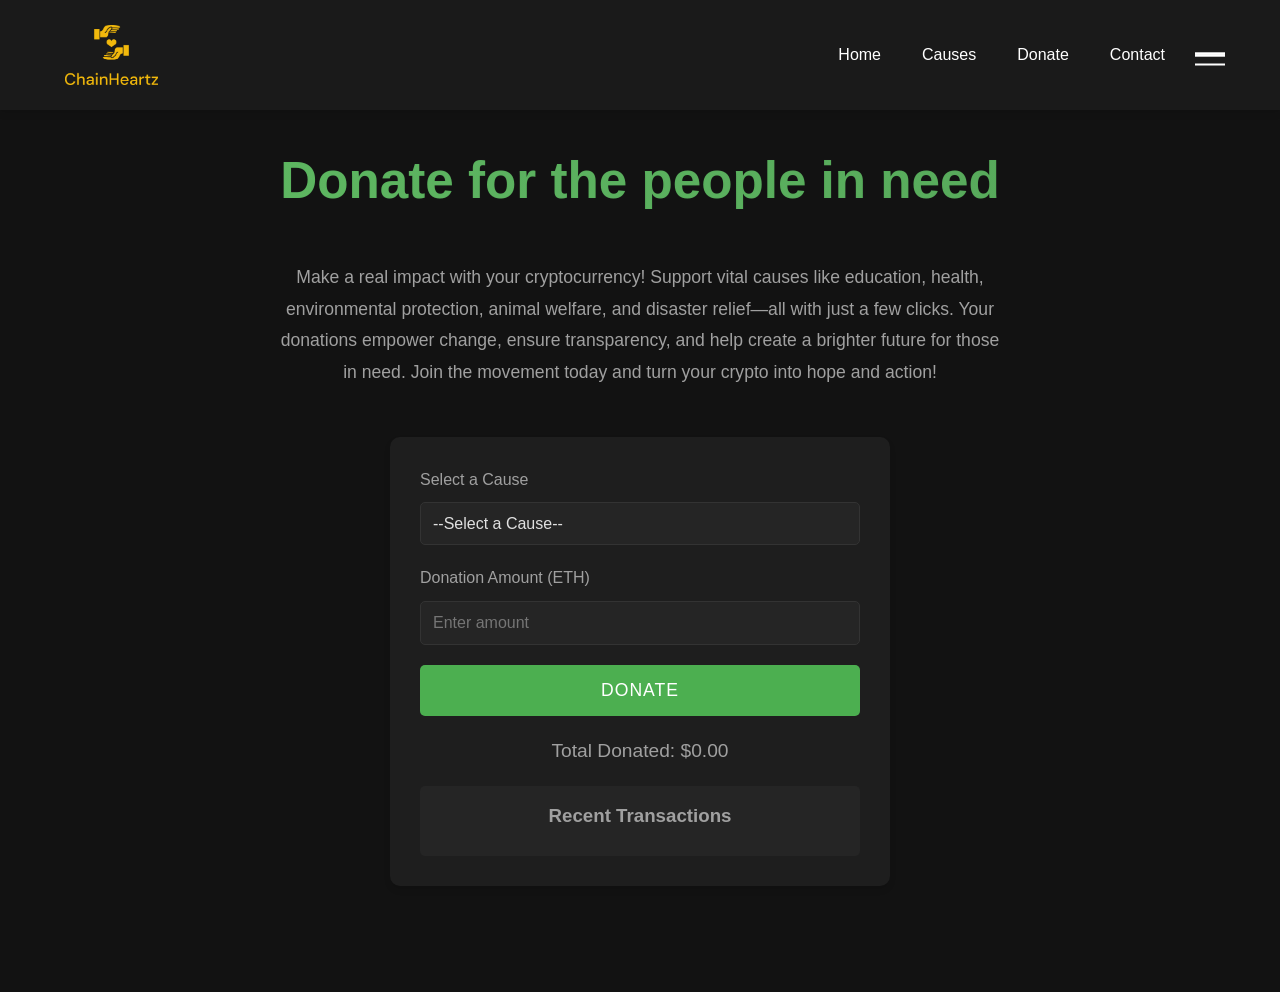
<file: index.html>
<!DOCTYPE html>
<html lang="en">
<head>
    <meta charset="UTF-8">
    <meta name="viewport" content="width=device-width, initial-scale=1.0">
    <title>ChainHeartz</title>
    <link href="styles.css" rel="stylesheet">
</head>
<body>
    <header class="header">
        <nav class="nav">
            <div class="logo-container">
                <img src="media/Logo.png" alt="ChainHeartz" class="logo">
            </div>
            
            <div class="nav-links">
                <a href="#home">Home</a>
                <a href="causes.html">Causes</a>
                <a href="#donate">Donate</a>
                <a href="#contact">Contact</a>
            </div>
            
            <button class="hamburger-menu">
                <div class="hamburger-icon">
                    <span class="hamburger-line"></span>
                    <span class="hamburger-line"></span>
                    <span class="hamburger-line"></span>
                </div>
            </button>
        </nav>
    </header>

    <div class="modal" id="passwordModal">
        <div class="modal-content">
            <div class="modal-header">
                <h2>Enter Owner Password</h2>
                <button class="close-button" onclick="closePasswordModal()">&times;</button>
            </div>
            <div class="modal-body">
                <div class="password-input-container">
                    <div class="input-icon-wrapper">
                        <input 
                            type="password" 
                            id="ownerPassword" 
                            placeholder="Enter your password"
                            class="styled-input"
                        >
                        <span class="lock-icon">🔒</span>
                    </div>
                    <button class="submit-button" onclick="verifyPassword()">
                        <span class="button-text">Verify Access</span>
                        <span class="button-icon">→</span>
                    </button>
                </div>
                <p class="security-note">Please enter your owner password to access withdrawal functions.</p>
            </div>
        </div>
    </div>


    <div class="modal" id="withdrawModal">
        <div class="modal-content">
            <div class="modal-header">
                <h2>Withdraw Funds</h2>
                <button class="close-button" onclick="closeWithdrawModal()">&times;</button>
            </div>
            <div class="modal-body">
                <p>Current Balance: $<span id="currentBalance">0.00</span></p>
                <button class="modal-button" onclick="withdrawFunds()">Withdraw All Funds</button>
            </div>
        </div>
    </div>

    <main class="container">
        <h1 class="hero-heading">Donate for the people in need</h1>
        <p class="intro-text">Make a real impact with your cryptocurrency! Support vital causes like education, health, environmental protection, animal welfare, and disaster relief—all with just a few clicks. Your donations empower change, ensure transparency, and help create a brighter future for those in need. Join the movement today and turn your crypto into hope and action!</p>
        <div class="donation-card">
            <div class="form-group">
                <label for="causeSelect">Select a Cause</label>
                <select id="causeSelect" required>
                    <option value="">--Select a Cause--</option>
                    <option value="Education">Education</option>
                    <option value="Health">Health</option>
                    <option value="Environment">Environment</option>
                    <option value="Animal Welfare">Animal Welfare</option>
                    <option value="Natural Disaster Relief">Natural Disaster Relief</option>
                </select>
            </div>
            
            <div class="form-group">
                <label for="donationAmount">Donation Amount (ETH)</label>
                <input type="number" id="donationAmount" placeholder="Enter amount" min="0.1" step="0.01" required>
            </div>
            
            <button class="donate-btn" onclick="donate()">Donate</button>
            
            <div id="totalDonated" class="total-donated">Total Donated: $0.00</div>
            
            <div class="transaction-log">
                <h3>Recent Transactions</h3>
                <div id="transactionList"></div>
            </div>
        </div>
    </main>

    <div class="loading-overlay" id="loadingOverlay">
        <div class="spinner"></div>
        <p>Processing donation...</p>
    </div>
    
    <div class="modal" id="thankYouModal">
        <div class="modal-content">
            <div class="modal-header">
                <h2>Thank You for Your Donation!</h2>
                <button class="close-button" onclick="closeModal()">&times;</button>
            </div>
            <div class="modal-body">
                <p id="modalMessage"></p>
                <p id="transactionCode" class="transaction-code"></p>
            </div>
            <button class="modal-button" onclick="closeModal()">Close</button>
        </div>
    </div>

    <footer>
        <p>&copy; 2024 Crypto Donation Platform. All rights reserved.</p>
    </footer>

    <script src="script.js"></script>
</body>
</html>
</file>
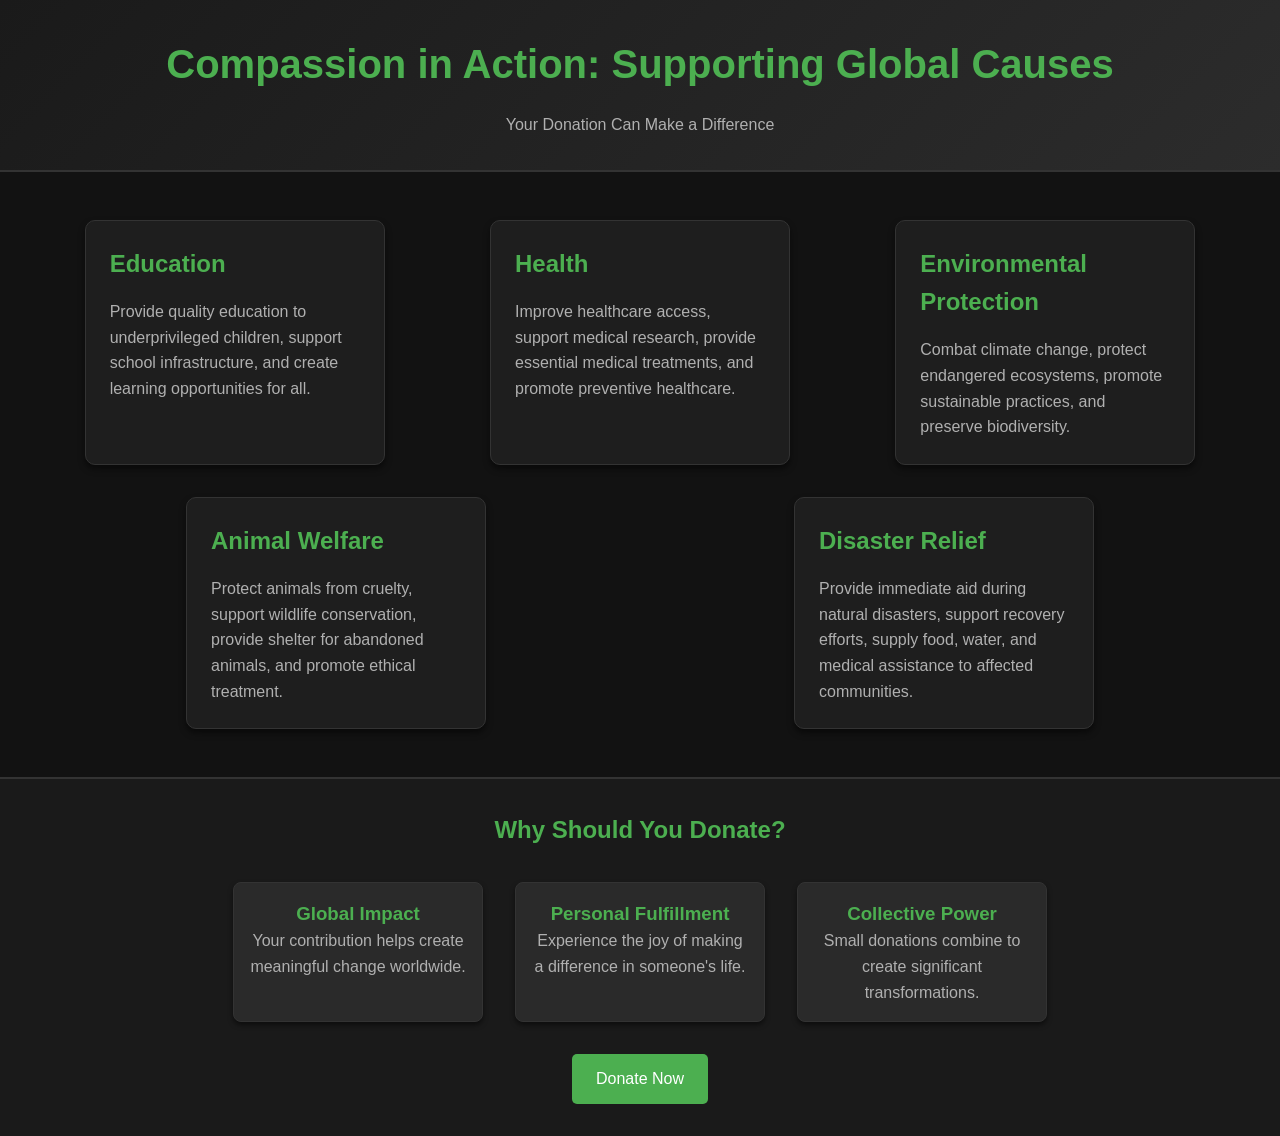
<file: causes.html>
<!DOCTYPE html>
<html lang="en">
<head>
    <meta charset="UTF-8">
    <meta name="viewport" content="width=device-width, initial-scale=1.0">
    <title>Compassion in Action: Supporting Global Causes</title>
    <style>
        /* Dark Theme Global Styles */
        * {
            margin: 0;
            padding: 0;
            box-sizing: border-box;
        }

        body {
            font-family: 'Arial', sans-serif;
            line-height: 1.6;
            background-color: #121212;
            color: #e0e0e0;
        }

        /* Header Styles */
        .header {
            background: linear-gradient(135deg, #1a1a1a, #2c2c2c);
            color: #ffffff;
            text-align: center;
            padding: 2rem;
            border-bottom: 2px solid #333;
        }

        .header h1 {
            font-size: 2.5rem;
            margin-bottom: 1rem;
            color: #4CAF50;
        }

        /* Cause Sections */
        .causes-container {
            display: flex;
            flex-wrap: wrap;
            justify-content: space-around;
            padding: 2rem;
        }

        .cause-card {
            background-color: #1e1e1e;
            border-radius: 10px;
            box-shadow: 0 4px 6px rgba(0,0,0,0.5);
            margin: 1rem;
            padding: 1.5rem;
            width: 300px;
            transition: transform 0.3s ease;
            border: 1px solid #333;
        }

        .cause-card:hover {
            transform: scale(1.05);
            background-color: #2a2a2a;
        }

        .cause-card h2 {
            color: #4CAF50;
            margin-bottom: 1rem;
        }

        /* Donation Section */
        .donation-section {
            background-color: #1a1a1a;
            text-align: center;
            padding: 2rem;
            border-top: 2px solid #333;
        }

        .donation-section h2 {
            color: #4CAF50;
            margin-bottom: 1rem;
        }

        .donation-reasons {
            display: flex;
            justify-content: center;
            flex-wrap: wrap;
        }

        .reason-card {
            background-color: #2a2a2a;
            border-radius: 8px;
            margin: 1rem;
            padding: 1rem;
            width: 250px;
            box-shadow: 0 3px 5px rgba(0,0,0,0.5);
            border: 1px solid #333;
        }

        /* Button Styles */
        .donate-button {
            background-color: #4CAF50;
            color: white;
            border: none;
            padding: 12px 24px;
            border-radius: 5px;
            cursor: pointer;
            transition: all 0.3s ease;
            font-size: 1rem;
            text-decoration: none;
            display: inline-block;
            margin-top: 1rem;
        }

        .donate-button:hover {
            background-color: #45a049;
            transform: scale(1.05);
        }

        /* Responsive Design */
        @media (max-width: 768px) {
            .causes-container, .donation-reasons {
                flex-direction: column;
                align-items: center;
            }
        }

        /* Text Styles */
        p {
            color: #b0b0b0;
        }

        h3 {
            color: #4CAF50;
        }
    </style>
</head>
<body>
    <!-- Header Section -->
    <header class="header">
        <h1>Compassion in Action: Supporting Global Causes</h1>
        <p>Your Donation Can Make a Difference</p>
    </header>

    <!-- Causes Section -->
    <div class="causes-container">
        <!-- Education Cause -->
        <div class="cause-card">
            <h2>Education</h2>
            <p>Provide quality education to underprivileged children, support school infrastructure, and create learning opportunities for all.</p>
        </div>

        <!-- Health Cause -->
        <div class="cause-card">
            <h2>Health</h2>
            <p>Improve healthcare access, support medical research, provide essential medical treatments, and promote preventive healthcare.</p>
        </div>

        <!-- Environmental Protection -->
        <div class="cause-card">
            <h2>Environmental Protection</h2>
            <p>Combat climate change, protect endangered ecosystems, promote sustainable practices, and preserve biodiversity.</p>
        </div>

        <!-- Animal Welfare -->
        <div class="cause-card">
            <h2>Animal Welfare</h2>
            <p>Protect animals from cruelty, support wildlife conservation, provide shelter for abandoned animals, and promote ethical treatment.</p>
        </div>

        <!-- Disaster Relief -->
        <div class="cause-card">
            <h2>Disaster Relief</h2>
            <p>Provide immediate aid during natural disasters, support recovery efforts, supply food, water, and medical assistance to affected communities.</p>
        </div>
    </div>

    <!-- Donation Section -->
    <section class="donation-section">
        <h2>Why Should You Donate?</h2>
        <div class="donation-reasons">
            <div class="reason-card">
                <h3>Global Impact</h3>
                <p>Your contribution helps create meaningful change worldwide.</p>
            </div>
            <div class="reason-card">
                <h3>Personal Fulfillment</h3>
                <p>Experience the joy of making a difference in someone's life.</p>
            </div>
            <div class="reason-card">
                <h3>Collective Power</h3>
                <p>Small donations combine to create significant transformations.</p>
            </div>
        </div>
        <a href="index.html" class="donate-button">Donate Now</a>
    </section>
</body>
</html>
</file>
<file: styles.css>
:root {
    --bg-dark: #121212;
    --card-dark: #1E1E1E;
    --text-primary: #E0E0E0;
    --text-secondary: #A0A0A0;
    --accent-color: #4CAF50;
    --hover-color: #45a049;
    --nav-spacing: 25px;
}

/* Base Styles */
* {
    margin: 0;
    padding: 0;
    box-sizing: border-box;
}

html, body {
    height: 100%;
    width: 100%;
    overflow-x: hidden;
}

body {
    font-family: 'Arial', sans-serif;
    background-color: var(--bg-dark);
    color: var(--text-primary);
    line-height: 1.6;
    display: flex;
    flex-direction: column;
    min-height: 100vh;
}

/* Header and Navigation */
.header {
    background-color: #1a1a1a;
    padding: var(--nav-spacing) 0;
    width: 100%;
    position: fixed;
    top: 0;
    left: 0;
    right: 0;
    z-index: 100;
    box-shadow: 0 2px 8px rgba(0, 0, 0, 0.15);
}

.nav {
    max-width: 1200px;
    margin: 0 auto;
    display: flex;
    justify-content: space-between;
    align-items: center;
    position: relative;
}

/* Logo Styles with Updated Margin */
.logo-container {
    height: 60px;
    display: flex;
    align-items: center;
    margin-left: var(--nav-spacing);
}

.logo {
    height: 100%;
    width: auto;
}

/* Navigation Links with Updated Margins */
.nav-links {
    display: flex;
    gap: var(--nav-spacing);
    align-items: center;
}

.nav-links a {
    color: #ffffff;
    text-decoration: none;
    font-size: 1rem;
    transition: color 0.3s ease;
    padding: 0.5rem;
}

.nav-links a:last-child {
    margin-right: var(--nav-spacing);
}

.nav-links a:hover {
    color: var(--accent-color);
}

/* Hamburger Menu */
.hamburger-menu {
    display: block;
    background: transparent;
    border: none;
    cursor: pointer;
    padding: var(--nav-spacing) var(--nav-spacing) 0 var(--nav-spacing);
    position: absolute;
    right: 0;
    top: 50%;
    transform: translateY(-50%);
    width: 30px;
    height: 24px;
    z-index: 101;
}

.hamburger-icon {
    width: 100%;
    height: 100%;
    position: relative;
    display: flex;
    flex-direction: column;
    justify-content: space-between;
}

.hamburger-line {
    display: block;
    width: 100%;
    height: 2px;
    background-color: #ffffff;
    position: absolute;
    transition: all 0.3s ease;
}

.hamburger-line:nth-child(1) {
    top: 0;
}

.hamburger-line:nth-child(2) {
    top: 11px;
}

.hamburger-line:nth-child(3) {
    bottom: 0;
}

/* Hamburger Animation States */
.hamburger-menu:hover .hamburger-line {
    background-color: var(--accent-color);
}

.hamburger-menu.active .hamburger-line:nth-child(1) {
    transform: translateY(11px) rotate(45deg);
}

.hamburger-menu.active .hamburger-line:nth-child(2) {
    opacity: 0;
}

.hamburger-menu.active .hamburger-line:nth-child(3) {
    transform: translateY(-11px) rotate(-45deg);
}

/* Container */
.container {
    width: 100%;
    max-width: 800px;
    margin: 0 auto;
    padding: 20px;
    flex-grow: 1;
}

.hamburger-menu:hover .hamburger-line {
    background-color: #4CAF50;
}

/* Hamburger Animation */
.hamburger-menu.active .hamburger-line:nth-child(1) {
    transform: translateY(8px) rotate(45deg);
}

.hamburger-menu.active .hamburger-line:nth-child(2) {
    opacity: 0;
}

.hamburger-menu.active .hamburger-line:nth-child(3) {
    transform: translateY(-8px) rotate(-45deg);
}

/* Responsive Adjustments */
@media screen and (max-width: 768px) {
    .hero-heading {
        font-size: 2.4rem;
        margin: 100px auto 30px;
        padding: 0 20px;
    }

    .hero-heading::after {
        width: 80px;
    }

    @keyframes lineAppear {
        to {
            opacity: 1;
            width: 150px;
        }
    }
}
/* Navigation Links with Updated Spacing */
.nav-links {
    display: flex;
    gap: var(--nav-spacing);
    align-items: center;
    margin-right: var(--nav-spacing);
}

.nav-links a {
    color: #ffffff;
    text-decoration: none;
    font-size: 1rem;
    transition: color 0.3s ease;
    padding: 0.5rem;
}

.nav-links a:last-child {
    padding-right: var(--nav-spacing);
}

.nav-links a:hover {
    color: var(--accent-color);
}

/* Hero Heading with Improved Visibility */
.hero-heading {
    text-align: center;
    font-size: 3.2rem;
    font-weight: 700;
    margin: 120px auto 40px;
    max-width: 800px;
    position: relative;
    background: linear-gradient(45deg, #4CAF50, #45a049);
    -webkit-background-clip: text;
    background-clip: text;
    color: transparent;
    opacity: 1;
    text-shadow: 0 0 1px rgba(255, 255, 255, 0.1);
    transform: translateY(20px);
    animation: headingAppear 1s ease forwards;
    padding: 0 20px;
}

.hero-heading::after {
    content: '';
    position: absolute;
    bottom: -10px;
    left: 50%;
    transform: translateX(-50%);
    width: 100px;
    height: 4px;
    background: linear-gradient(90deg, #4CAF50, #45a049);
    border-radius: 2px;
    opacity: 0;
    animation: lineAppear 1s ease forwards 0.5s;
}

/* Heading Animation */
@keyframes headingAppear {
    to {
        opacity: 1;
        transform: translateY(0);
    }
}

/* Intro Text Styles */
.intro-text {
    color: var(--text-secondary);
    font-size: 1.1rem;
    line-height: 1.8;
    margin: 2rem auto 3rem;
    max-width: 800px;
    text-align: center;
    padding: 0 20px;
    animation: fadeIn 0.8s ease-out;
}

/* Modal Base Styles */
.modal {
    display: none;
    position: fixed;
    top: 0;
    left: 0;
    width: 100%;
    height: 100%;
    background: rgba(0, 0, 0, 0.85);
    z-index: 1000;
    -webkit-backdrop-filter: blur(5px);
    backdrop-filter: blur(5px);
}

.modal.active {
    display: flex;
    justify-content: center;
    align-items: center;
    animation: modalFade 0.3s ease-out;
}

.modal-content {
    background: var(--card-dark);
    border-radius: 12px;
    padding: 2rem;
    width: 90%;
    max-width: 420px;
    box-shadow: 0 8px 32px rgba(0, 0, 0, 0.3);
    transform: translateY(0);
    transition: transform 0.3s ease;
}

/* Modal Header */
.modal-header {
    display: flex;
    justify-content: space-between;
    align-items: center;
    margin-bottom: 1.5rem;
    padding-bottom: 1rem;
    border-bottom: 1px solid rgba(255, 255, 255, 0.1);
}

.modal-header h2 {
    color: var(--text-primary);
    font-size: 1.5rem;
    font-weight: 600;
    margin: 0;
}

.close-button {
    background: none;
    border: none;
    color: var(--text-secondary);
    font-size: 1.5rem;
    cursor: pointer;
    padding: 0.5rem;
    transition: color 0.3s ease;
}

.close-button:hover {
    color: var(--accent-color);
}

/* Password Input Styling */
.password-input-container {
    margin: 1.5rem 0;
}

.input-icon-wrapper {
    position: relative;
    margin-bottom: 1rem;
}

.styled-input {
    width: 100%;
    padding: 1rem 1rem 1rem 3rem;
    background: rgba(255, 255, 255, 0.05);
    border: 1px solid rgba(255, 255, 255, 0.1);
    border-radius: 8px;
    color: var(--text-primary);
    font-size: 1rem;
    transition: all 0.3s ease;
}

.styled-input:focus {
    outline: none;
    border-color: var(--accent-color);
    background: rgba(255, 255, 255, 0.08);
    box-shadow: 0 0 0 3px rgba(76, 175, 80, 0.1);
}

.lock-icon {
    position: absolute;
    left: 1rem;
    top: 50%;
    transform: translateY(-50%);
    font-size: 1.2rem;
    color: var(--text-secondary);
}

/* Submit Button */
.submit-button {
    width: 100%;
    padding: 1rem;
    background: var(--accent-color);
    border: none;
    border-radius: 8px;
    color: white;
    font-size: 1rem;
    font-weight: 500;
    cursor: pointer;
    display: flex;
    justify-content: center;
    align-items: center;
    gap: 0.5rem;
    transition: all 0.3s ease;
}

.submit-button:hover {
    background: var(--hover-color);
    transform: translateY(-1px);
}

.button-text {
    margin-right: 0.5rem;
}

.button-icon {
    font-size: 1.2rem;
    transition: transform 0.3s ease;
}

.submit-button:hover .button-icon {
    transform: translateX(4px);
}

/* Security Note */
.security-note {
    color: var(--text-secondary);
    font-size: 0.9rem;
    text-align: center;
    margin-top: 1rem;
}

/* Animations */
@keyframes modalFade {
    from {
        opacity: 0;
        transform: translateY(-20px);
    }
    to {
        opacity: 1;
        transform: translateY(0);
    }
}

@keyframes fadeIn {
    from {
        opacity: 0;
        transform: translateY(10px);
    }
    to {
        opacity: 1;
        transform: translateY(0);
    }
}

/* Responsive Adjustments */
@media screen and (max-width: 480px) {
    .modal-content {
        padding: 1.5rem;
    }

    .modal-header h2 {
        font-size: 1.3rem;
    }

    .styled-input {
        padding: 0.875rem 0.875rem 0.875rem 2.5rem;
    }

    .intro-text {
        font-size: 1rem;
        line-height: 1.6;
        margin: 1.5rem auto 2.5rem;
    }
}
/* Add these styles to the existing CSS in Version 5 */
.donation-card {
    background-color: var(--card-dark);
    border-radius: 10px;
    padding: 30px;
    box-shadow: 0 4px 6px rgba(0,0,0,0.1);
    width: 100%;
    max-width: 500px;
    margin: 0 auto;
}

.form-group {
    margin-bottom: 20px;
}

.form-group label {
    display: block;
    margin-bottom: 10px;
    color: var(--text-secondary);
    font-weight: 500;
}

.form-group select,
.form-group input {
    width: 100%;
    padding: 12px;
    border: 1px solid #333;
    background-color: #252525;
    color: var(--text-primary);
    border-radius: 5px;
    font-size: 1rem;
    -webkit-appearance: none;
    -moz-appearance: none;
    appearance: none;
}

.donate-btn {
    width: 100%;
    padding: 15px;
    background-color: var(--accent-color);
    color: white;
    border: none;
    border-radius: 5px;
    cursor: pointer;
    font-size: 1.1rem;
    transition: background-color 0.3s ease;
    text-transform: uppercase;
    letter-spacing: 1px;
}

.donate-btn:hover {
    background-color: var(--hover-color);
}

.total-donated {
    text-align: center;
    margin-top: 20px;
    font-size: 1.2rem;
    color: var(--text-secondary);
}

.transaction-log {
    background-color: #252525;
    border-radius: 5px;
    margin-top: 20px;
    padding: 15px;
    max-height: 250px;
    overflow-y: auto;
}

.transaction-log h3 {
    text-align: center;
    margin-bottom: 10px;
    color: var(--text-secondary);
}

.transaction-item {
    display: flex;
    justify-content: space-between;
    align-items: center;
    padding: 8px 0;
    border-bottom: 1px solid #333;
    font-size: 0.9rem;
}

.transaction-item:last-child {
    border-bottom: none;
}

.transaction-item .cause {
    color: var(--accent-color);
    max-width: 40%;
    white-space: nowrap;
    overflow: hidden;
    text-overflow: ellipsis;
}

.transaction-item .transaction-details {
    display: flex;
    flex-direction: column;
    align-items: flex-end;
}

.transaction-item .transaction-id {
    color: var(--text-secondary);
    font-size: 0.7rem;
    margin-top: 3px;
}

/* Footer Styles */
footer {
    background-color: var(--card-dark);
    color: var(--text-secondary);
    text-align: center;
    padding: 20px 10px;
    width: 100%;
    margin-top: auto;
}

footer p {
    margin: 10px 0;
}

footer a {
    color: var(--accent-color);
    text-decoration: none;
    margin: 0 10px;
    font-size: 1.2rem;
}

footer a:hover {
    text-decoration: underline;
}

/* Responsive Adjustments */
@media screen and (max-width: 600px) {
    .container {
        padding: 10px;
    }

    .donation-card {
        padding: 20px 15px;
    }

    h1 {
        font-size: 1.5rem;
    }

    .form-group select,
    .form-group input {
        font-size: 0.9rem;
        padding: 10px;
    }

    .donate-btn {
        font-size: 1rem;
    }

    .transaction-item {
        flex-direction: column;
        align-items: flex-start;
    }

    .transaction-item .transaction-details {
        align-items: flex-start;
        margin-top: 5px;
    }
}

/* Accessibility and Touch Improvements */
@media (hover: hover) {
    .donate-btn:hover {
        opacity: 0.9;
    }
}

@media (pointer: coarse) {
    .donate-btn, 
    nav ul li a {
        min-height: 44px;
        min-width: 44px;
        display: flex;
        align-items: center;
        justify-content: center;
    }
}
.loading-overlay {
    display: none;
    position: fixed;
    top: 0;
    left: 0;
    width: 100%;
    height: 100%;
    background: rgba(0, 0, 0, 0.8);
    justify-content: center;
    align-items: center;
    flex-direction: column;
    z-index: 1000;
}

.loading-overlay.active {
    display: flex;
}

.spinner {
    width: 50px;
    height: 50px;
    border: 5px solid var(--text-secondary);
    border-top: 5px solid var(--accent-color);
    border-radius: 50%;
    animation: spin 1s linear infinite;
    margin-bottom: 1rem;
}

.loading-overlay p {
    color: var(--text-primary);
    font-size: 1.2rem;
    margin-top: 1rem;
}

/* Modal Styles */
.modal {
    display: none;
    position: fixed;
    top: 0;
    left: 0;
    width: 100%;
    height: 100%;
    background: rgba(0, 0, 0, 0.8);
    z-index: 1000;
    opacity: 0;
    transition: opacity 0.3s ease;
}

.modal.active {
    display: flex;
    justify-content: center;
    align-items: center;
    opacity: 1;
}

.modal-content {
    background: var(--card-dark);
    border-radius: 10px;
    padding: 2rem;
    max-width: 500px;
    width: 90%;
    transform: scale(0.7);
    transition: transform 0.3s ease;
}

.modal.active .modal-content {
    transform: scale(1);
}

.modal-header {
    display: flex;
    justify-content: space-between;
    align-items: center;
    margin-bottom: 1.5rem;
}

.modal-header h2 {
    color: var(--accent-color);
    margin: 0;
    font-size: 1.8rem;
}

.close-button {
    background: none;
    border: none;
    color: var(--text-secondary);
    font-size: 1.5rem;
    cursor: pointer;
    padding: 0.5rem;
}

.modal-body {
    margin-bottom: 1.5rem;
}

.modal-body p {
    color: var(--text-primary);
    font-size: 1.2rem;
    line-height: 1.6;
    margin-bottom: 1rem;
}

.transaction-code {
    background: rgba(76, 175, 80, 0.1);
    padding: 0.75rem;
    border-radius: 5px;
    font-family: monospace;
    color: var(--accent-color);
}

.modal-button {
    width: 100%;
    padding: 1rem;
    background-color: var(--accent-color);
    color: white;
    border: none;
    border-radius: 5px;
    cursor: pointer;
    font-size: 1.1rem;
    transition: background-color 0.3s ease;
}

.modal-button:hover {
    background-color: var(--hover-color);
}

@keyframes spin {
    0% { transform: rotate(0deg); }
    100% { transform: rotate(360deg); }
}

@media screen and (max-width: 600px) {
    .modal-content {
        width: 95%;
        padding: 1.5rem;
    }

    .modal-header h2 {
        font-size: 1.5rem;
    }
}

.hamburger-menu {
    display: block;
    position: absolute;
    top: 15px;
    right: 20px;
    z-index: 100;
    cursor: pointer;
}

.hamburger-icon {
    width: 30px;
    height: 4px;
    background-color: var(--text-primary);
    position: relative;
    transition: background-color 0.3s ease;
}

.menu-dropdown {
    display: none;
    position: absolute;
    top: 40px;
    right: 0;
    background-color: var(--card-dark);
    border-radius: 5px;
    box-shadow: 0 2px 5px rgba(0,0,0,0.2);
    padding: 10px;
}

.menu-dropdown.active {
    display: block;
}

#withdrawBtn {
    background: none;
    border: none;
    color: var(--text-primary);
    padding: 10px 20px;
    width: 100%;
    text-align: left;
    cursor: pointer;
    transition: background-color 0.3s ease;
}

#withdrawBtn:hover {
    background-color: var(--accent-color);
}
</file>
